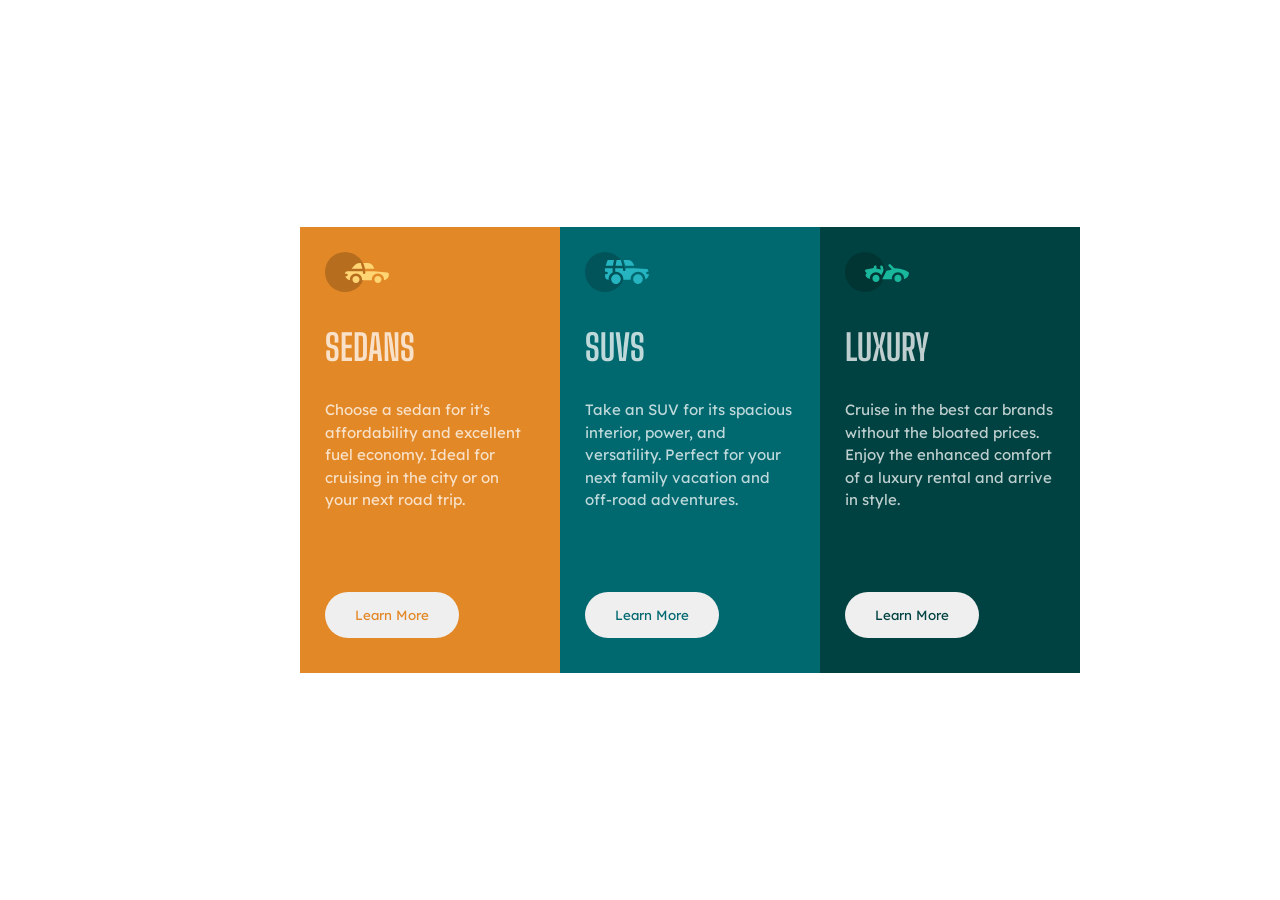
<file: 3-column/index.html>
<!DOCTYPE html>
<html lang="en">
  <head>
    <meta charset="UTF-8" />
    <meta http-equiv="X-UA-Compatible" content="IE=edge" />
    <meta name="viewport" content="width=device-width, initial-scale=1.0" />
    <link rel="stylesheet" href="style.css" />
    <link rel="preconnect" href="https://fonts.googleapis.com" />
    <link rel="preconnect" href="https://fonts.gstatic.com" crossorigin />
    <link
      href="https://fonts.googleapis.com/css2?family=Big+Shoulders+Display:wght@700&family=Lexend+Deca&display=swap"
      rel="stylesheet"
    />
    <title>Document</title>
  </head>
  <body>
    <div class="container">
      <div class="car sedans">
        <img src="images/icon-sedans.svg" alt="image-sedan" />
        <h1>SEDANS</h1>
        <p>
          Choose a sedan for it's affordability and excellent fuel economy.
          Ideal for cruising in the city or on your next road trip.
        </p>

        <button class="sedan-button">Learn More</button>
      </div>

      <div class="car suvs">
        <img src="images/icon-suvs.svg" alt="image-suv" />
        <h1>SUVS</h1>
        <p>
          Take an SUV for its spacious interior, power, and versatility. Perfect
          for your next family vacation and off-road adventures.
        </p>

        <button class="suv-button">Learn More</button>
      </div>

      <div class="car luxury">
        <img src="images/icon-luxury.svg" alt="image-luxury" />
        <h1>LUXURY</h1>
        <p>
          Cruise in the best car brands without the bloated prices. Enjoy the
          enhanced comfort of a luxury rental and arrive in style.
        </p>

        <button class="luxury-button">Learn More</button>
      </div>
    </div>
  </body>
</html>
</file>
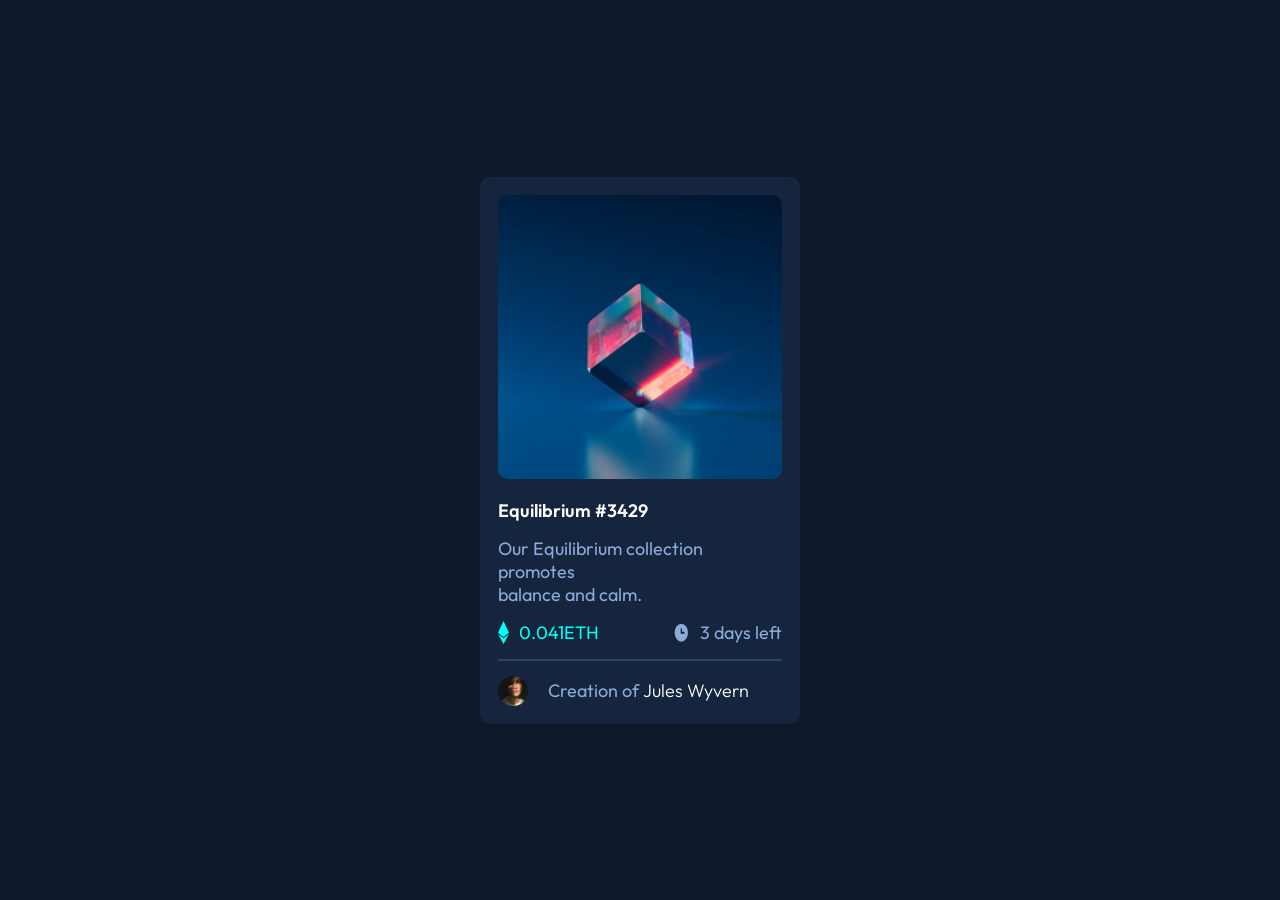
<file: NFT/index.html>
<!DOCTYPE html>
<html lang="en">
  <head>
    <meta charset="UTF-8" />
    <meta http-equiv="X-UA-Compatible" content="IE=edge" />
    <meta name="viewport" content="width=device-width, initial-scale=1.0" />
    <link rel="stylesheet" href="style.css" />
    <link rel="preconnect" href="https://fonts.googleapis.com" />
    <link rel="preconnect" href="https://fonts.gstatic.com" crossorigin />
    <link
      href="https://fonts.googleapis.com/css2?family=Outfit:wght@300;400;600&display=swap"
      rel="stylesheet"
    />
    <title>Document</title>
  </head>
  <body>
    <div class="container">
      <div class="content">
        <div class="cube-content">
          <img
            src="images/image-equilibrium.jpg"
            class="cube hover-img"
            alt="image-equilibrium"
          />
          <div class="view-effect">
            <img class="icon-view" src="images/icon-view.svg" alt="icon-view" />
          </div>
        </div>

        <p class="bold main-para white-text hover">Equilibrium #3429</p>
        <p class="main-para">
          Our Equilibrium collection promotes <br />
          balance and calm.
        </p>
        <p class="icon-para icon-space">
          <img
            class="small-icon"
            src="images/icon-ethereum.svg"
            alt="image-ethereum"
          />0.041ETH
        </p>
        <p class="icon-para">
          <img
            class="small-icon"
            src="images/icon-clock.svg"
            alt="icon-clock"
          />3 days left
        </p>
        <hr />
        <div class="footer">
          <img
            class="avatar"
            src="images/image-avatar.png"
            alt="image-avatar"
          />
          <p>Creation of <span class="white-text hover">Jules Wyvern</span></p>
        </div>
      </div>
    </div>
  </body>
</html>
</file>
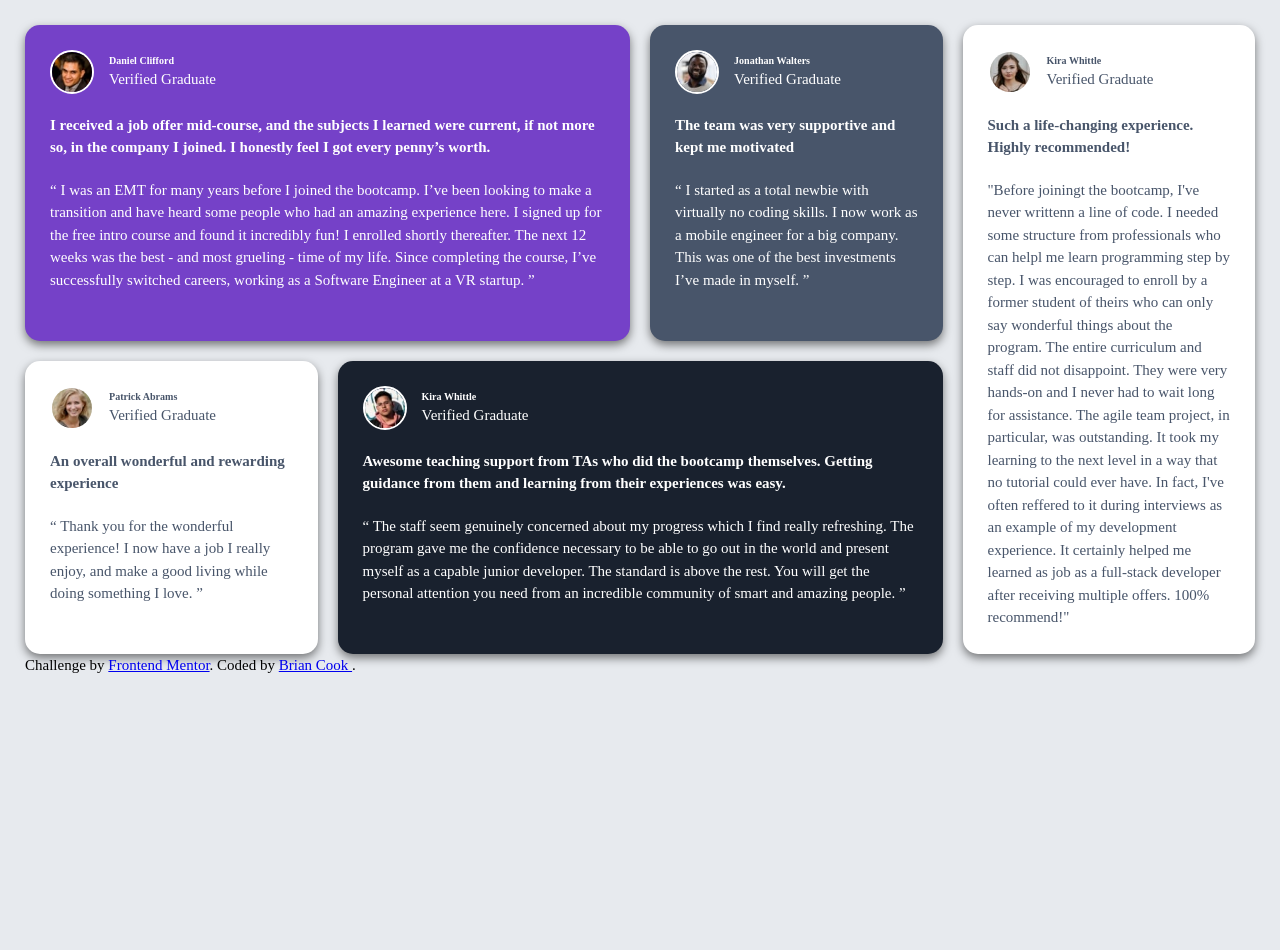
<file: Testimonials-grid/index.html>
<!DOCTYPE html>
<html lang="en">
  <head>
    <meta charset="UTF-8" />
    <meta name="viewport" content="width=device-width, initial-scale=1.0" />
    <!-- displays site properly based on user's device -->

    <link
      rel="icon"
      type="image/png"
      sizes="32x32"
      href="./images/favicon-32x32.png"
    />
    <link rel="preconnect" href="https://fonts.googleapis.com" />
    <link rel="preconnect" href="https://fonts.gstatic.com" crossorigin />
    <link
      href="https://fonts.googleapis.com/css2?family=Barlow+Semi+Condensed:ital,wght@0,100;0,200;0,300;0,400;0,500;0,600;0,700;0,800;0,900;1,100;1,200;1,300;1,400;1,500;1,600;1,700;1,800;1,900&display=swap"
      rel="stylesheet"
    />

    <title>Frontend Mentor | [Challenge Name Here]</title>

    <!-- Feel free to remove these styles or customise in your own stylesheet 👍 -->
    <style>
      body {
        padding: 25px;
        background-color: hsl(214, 17%, 92%);
        font-size: 15px;
        height: 100vh;
        margin: 0;
        line-height: 1.5;
      }

      img {
        height: 40px;
        width: 40px;
        border-radius: 50%;
        border: 2px solid white;
        margin-right: 15px;
      }
      h4 {
        font-weight: bold;
      }
      .name {
        font-weight: bold;
        margin: 0;
      }
      .title {
        margin: 0;
      }
      .content {
        line-height: 1.5;
        margin: 0;
      }
      .square {
        box-shadow: 0px 4px 10px rgba(0, 0, 0, 0.5);
        padding: 25px;
        border-radius: 15px;
        text-align: left;
      }
      .square-header {
        display: flex;
        align-items: center;
      }
      /* .grid-container {
        display: grid;
        grid-template-columns: repeat(4, 1fr);
        grid-template-rows: repeat(2, 1fr);

        gap: 20px;
      } */


      @media (min-width: 375px) {
        .grid-container {
          display: grid;
          grid-template-columns: repeat(1,1fr);
          gap: 20px;
          margin: 0 auto;
        }
        .one {
        background-color: hsl(263, 55%, 52%);
        color: white;

      }
      .two {
        background-color: hsl(217, 19%, 35%);
        color: white;
      }
      .three {
        background-color: white;
        grid-row: span 2;
        color: hsl(217, 19%, 35%);
      }
      .four {
        background-color: white;
        color: hsl(217, 19%, 35%);
      }
      .five {
        background-color: hsl(219, 29%, 14%);

        color: white;
      }
      @media (min-width: 768px) {
        .grid-container {
          grid-template-columns: repeat(4, 1fr);
          grid-template-rows: auto;
        }
        .one {
        background-color: hsl(263, 55%, 52%);
        color: white;
        grid-column: span 2;
      }
      .two {
        background-color: hsl(217, 19%, 35%);
        color: white;
      }
      .three {
        background-color: white;
        grid-row: span 2;
        color: hsl(217, 19%, 35%);
      }
      .four {
        background-color: white;
        color: hsl(217, 19%, 35%);
      }
      .five {
        background-color: hsl(219, 29%, 14%);
        grid-column: span 2;
        color: white;

      }
    </style>
  </head>
  <body>
    <div class="grid-container">
      <div class="square one">
        <div class="square-header">
          <img src="images/image-daniel.jpg" alt="daniel" />
          <div>
            <h6 class="name">Daniel Clifford</h6>
            <p class="title">Verified Graduate</p>
          </div>
        </div>

        <h4>
          I received a job offer mid-course, and the subjects I learned were
          current, if not more so, in the company I joined. I honestly feel I
          got every penny’s worth.
        </h4>

        <p class="content">
          “ I was an EMT for many years before I joined the bootcamp. I’ve been
          looking to make a transition and have heard some people who had an
          amazing experience here. I signed up for the free intro course and
          found it incredibly fun! I enrolled shortly thereafter. The next 12
          weeks was the best - and most grueling - time of my life. Since
          completing the course, I’ve successfully switched careers, working as
          a Software Engineer at a VR startup. ”
        </p>
      </div>

      <div class="square two">
        <div class="square-header">
          <img src="images/image-jonathan.jpg" alt="jonathan" />
          <div>
            <h6 class="name">Jonathan Walters</h6>
            <p class="title">Verified Graduate</p>
          </div>
        </div>

        <h4>The team was very supportive and kept me motivated</h4>

        <p class="content">
          “ I started as a total newbie with virtually no coding skills. I now
          work as a mobile engineer for a big company. This was one of the best
          investments I’ve made in myself. ”
        </p>
      </div>

      <div class="square three">
        <div class="square-header">
          <img src="images/image-kira.jpg" alt="Jeanette" />
          <div>
            <h6 class="name">Kira Whittle</h6>
            <p class="title">Verified Graduate</p>
          </div>
        </div>
        <h4>Such a life-changing experience. Highly recommended!</h4>

        <p class="content">
          "Before joiningt the bootcamp, I've never writtenn a line of code. I
          needed some structure from professionals who can helpl me learn
          programming step by step. I was encouraged to enroll by a former
          student of theirs who can only say wonderful things about the program.
          The entire curriculum and staff did not disappoint. They were very
          hands-on and I never had to wait long for assistance. The agile team
          project, in particular, was outstanding. It took my learning to the
          next level in a way that no tutorial could ever have. In fact, I've
          often reffered to it during interviews as an example of my development
          experience. It certainly helped me learned as job as a full-stack
          developer after receiving multiple offers. 100% recommend!"
        </p>
      </div>

      <div class="square four">
        <div class="square-header">
          <img src="images/image-jeanette.jpg" alt="Patrick" />

          <div>
            <h6 class="name">Patrick Abrams</h6>
            <p class="title">Verified Graduate</p>
          </div>
        </div>
        <h4>An overall wonderful and rewarding experience</h4>

        <p class="content">
          “ Thank you for the wonderful experience! I now have a job I really
          enjoy, and make a good living while doing something I love. ”
        </p>
      </div>

      <div class="square five">
        <div class="square-header">
          <img src="images/image-patrick.jpg" alt="kira" />
          <div>
            <h6 class="name">Kira Whittle</h6>
            <p class="title">Verified Graduate</p>
          </div>
        </div>
        <h4>
          Awesome teaching support from TAs who did the bootcamp themselves.
          Getting guidance from them and learning from their experiences was
          easy.
        </h4>

        <p class="content">
          “ The staff seem genuinely concerned about my progress which I find
          really refreshing. The program gave me the confidence necessary to be
          able to go out in the world and present myself as a capable junior
          developer. The standard is above the rest. You will get the personal
          attention you need from an incredible community of smart and amazing
          people. ”
        </p>
      </div>
    </div>

    <div class="attribution">
      Challenge by
      <a href="https://www.frontendmentor.io?ref=challenge" target="_blank"
        >Frontend Mentor</a
      >. Coded by <a href="#"> Brian Cook </a>.
    </div>
  </body>
</html>
</file>
<file: 3-column/style.css>
* {
  margin: 0;
  padding: 0;
  box-sizing: border-box;
}

body {
  height: 100vh;
  font-size: 15px;
  display: grid;
  place-items: center;
}

.container {
  width: 680px;
  display: grid;
  grid-template-columns: 1fr 1fr 1fr;
}
button {
  border: none;
  border-radius: 25px;
  padding: 15px 30px;
  margin-bottom: 10px;
}
h1 {
  font-size: 2.25rem;
  font-family: "Big Shoulders Display", cursive;
  font-weight: 700;
}
p {
  margin-bottom: 80px;
  line-height: 1.5;
}
p,
button {
  font-family: "Lexend Deca", sans-serif;

  font-weight: 400;
}
p,
h1 {
  color: hsla(0, 0%, 100%, 0.75);
}

img,
h1 {
  margin-bottom: 30px;
}
.car {
  width: 260px;
  padding: 25px;
}
.sedans {
  background-color: hsl(31, 77%, 52%);
}
.sedan-button {
  color: hsl(31, 77%, 52%);
}
.suvs {
  background-color: hsl(184, 100%, 22%);
}
.suv-button {
  color: hsl(184, 100%, 22%);
}
.luxury {
  background-color: hsl(179, 100%, 13%);
}

.luxury-button {
  color: hsl(179, 100%, 13%);
}

@media only screen and (max-width: 550px) {
  .container {
    grid-template-columns: 1fr;
  }
}

/* 


/* # Front-end Style Guide

## Layout

The designs were created to the following widths:

- Mobile: 375px
- Desktop: 1440px

## Colors

### Primary

Bright orange: hsl(31, 77%, 52%)
Dark cyan: hsl(184, 100%, 22%)
Very dark cyan: hsl(179, 100%, 13%)

### Neutral

Transparent white (paragraphs): hsla(0, 0%, 100%, 0.75)
Very light gray (background, headings, buttons): hsl(0, 0%, 95%)

## Typography

### Body Copy

- Font size: 15px

### Font

- Family: [Lexend Deca](https://fonts.google.com/specimen/Lexend+Deca)
- Weights: 400

- Family: [Big Shoulders Display](https://fonts.google.com/specimen/Big+Shoulders+Display)
- Weights: 700 */
</file>
<file: NFT/style.css>
* {
  margin: 0;
  padding: 0;
  box-sizing: border-box;
}

body {
  background-color: hsl(217, 54%, 11%);
  font-size: 1.125rem;
  font-family: "Outfit", sans-serif;
  color: hsl(215, 51%, 70%);
  height: 100vh;
  display: flex;
  justify-content: center;
  align-items: center;
  max-width: 320px;
  margin: 0 auto;
}
.container {
  width: 100%;
  padding: 1.125rem;
  border-radius: 10px;
  background-color: hsl(216, 50%, 16%);
}
.content {
  position: relative;
}
.bold {
  font-weight: 600;
}
hr {
  border: 1px solid hsl(215, 32%, 27%);
  width: 100%;
}

.content p:first-child {
  background-color: red;
}
.main-para {
  margin-bottom: 15px;
}

.icon-para {
  display: inline-flex;
  margin-bottom: 15px;
}
.icon-space {
  color: hsl(178, 100%, 50%);
  margin-right: 70px;
  font-weight: 400;
}
.cube {
  border-radius: 10px;
  margin-bottom: 15px;
  width: 100%;
}
.small-icon {
  margin-right: 10px;
}
.avatar {
  margin-right: 20px;

  width: 30px;
}
.footer {
  margin-top: 15px;
  display: flex;
  align-items: center;
}
.white-text {
  color: hsl(0, 0%, 100%);
}

.footer span {
  font-weight: 300;
}

.hover:hover {
  color: hsl(178, 100%, 50%);
  cursor: pointer;
}

.icon-view {
  position: absolute;
  top: 38%;
  left: 41%;
  opacity: 0;
}
.icon-view:hover {
  cursor: pointer;
  visibility: visible;
  opacity: 0.9;
}

.cube-content {
  position: relative;
}

.view-effect:hover {
  cursor: pointer;
  position: absolute;
  height: 280px;
  width: 100%;
  position: absolute;
  top: 10px;
  opacity: 0.7;
  background-color: aqua;
  border-radius: 10px;
}

/* # Front-end Style Guide

## Layout

The designs were created to the following widths:

- Mobile: 375px
- Desktop: 1440px

## Colors

### Primary

- Soft blue: hsl(215, 51%, 70%)
- Cyan: hsl(178, 100%, 50%)

### Neutral

- Very dark blue (main BG): hsl(217, 54%, 11%)
- Very dark blue (card BG): hsl(216, 50%, 16%)
- Very dark blue (line): hsl(215, 32%, 27%)
- White: hsl(0, 0%, 100%)

## Typography

### Body Copy

- Font size (paragraph): 18px

### Font

- Family: [Outfit](https://fonts.google.com/specimen/Outfit)
- Weights: 300, 400, 600 */
</file>
